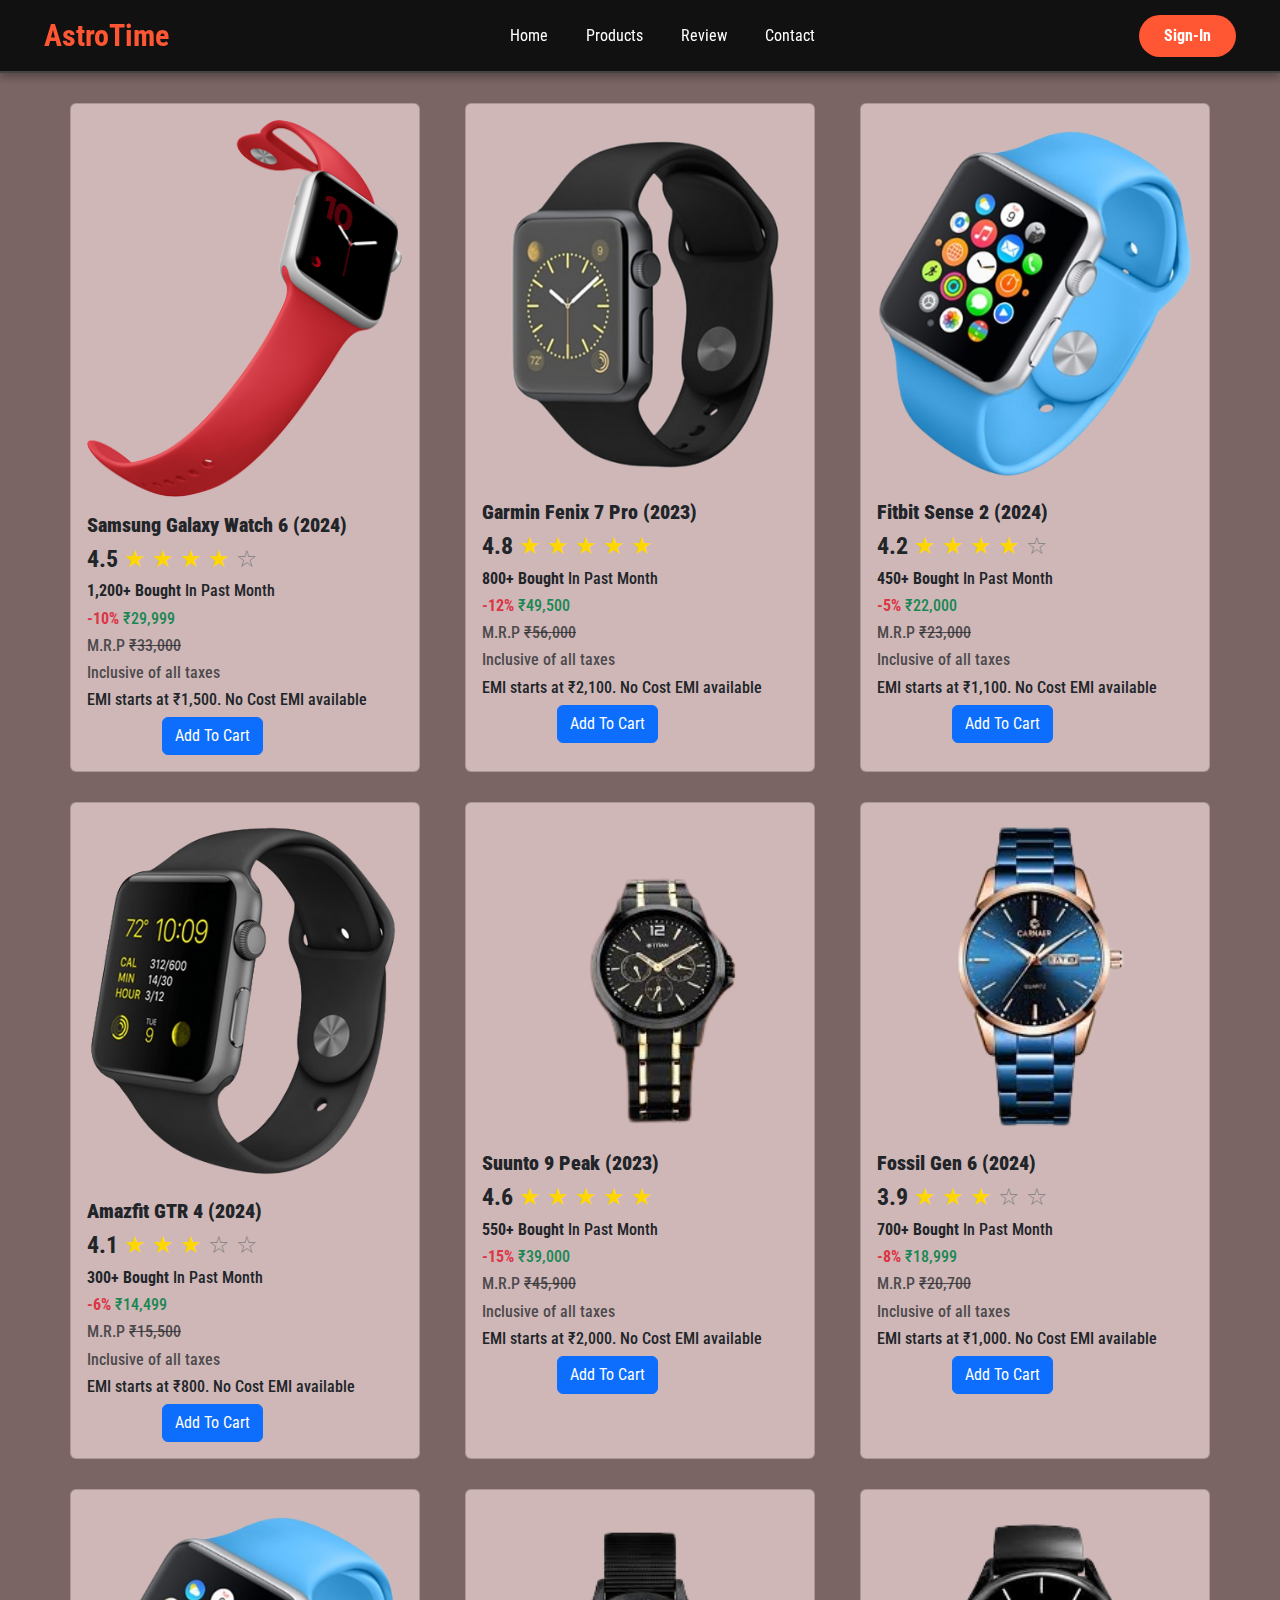
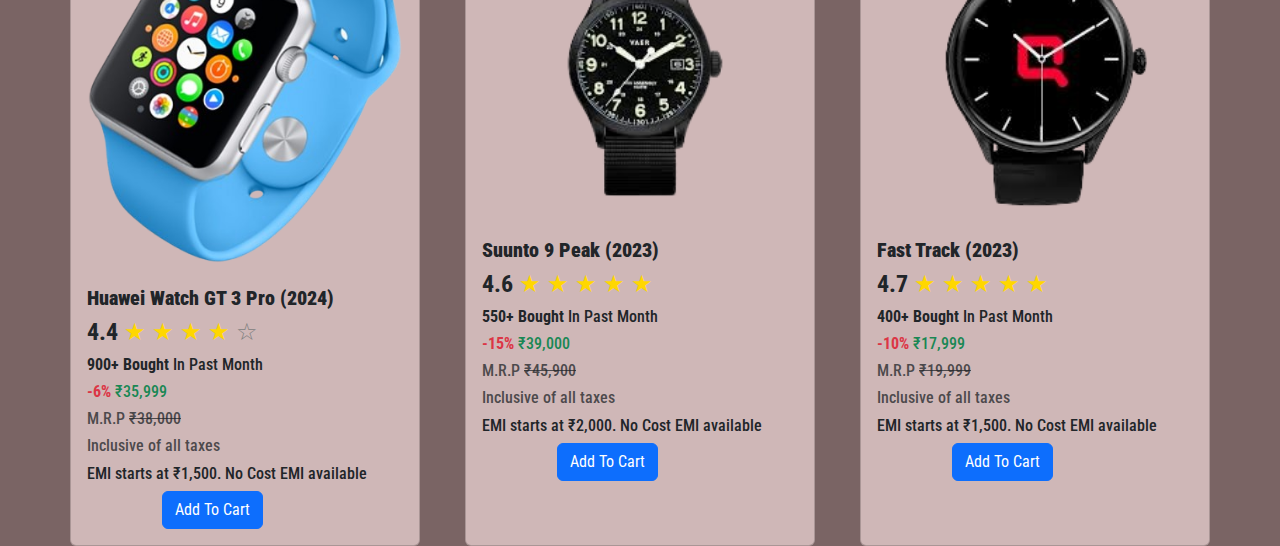
<file: product.html>
<!DOCTYPE html>
<html lang="en">
<head>
    <meta charset="UTF-8">
    <meta name="viewport" content="width=device-width, initial-scale=1.0">
    <title>Product</title>
    <link rel="stylesheet" href="product.css">
    <link href="https://cdn.jsdelivr.net/npm/bootstrap@5.3.3/dist/css/bootstrap.min.css" rel="stylesheet">
</head>
<body>
    <nav class="navbar navbar-expand-lg navbar-light fixed-top" id="nav">
        <div class="container-fluid">
            <a class="navbar-brand text-white active" href="" id="pn">AstroTime</a>
            <button class="navbar-toggler" type="button" data-bs-toggle="collapse" data-bs-target="#navbarNav" aria-controls="navbarNav" aria-expanded="false" aria-label="Toggle navigation">
                <span class="navbar-toggler-icon"></span>
            </button>
            <div class="collapse navbar-collapse" id="navbarNav">
                <ul class="navbar-nav mx-auto">
                    <li class="nav-item">
                        <a class="nav-link text-white active" href="index.html">Home</a>
                    </li>
                    <li class="nav-item">
                        <a class="nav-link text-white active" href="product.html" style="margin-left: 22px;" id="1">Products</a>
                    
                    <li class="nav-item">
                        <a class="nav-link text-white active" href="review.html" style="margin-left: 22px;">Review</a>
                    </li>
                    <li class="nav-item">
                        <a class="nav-link text-white" href="contact.html" style="margin-left: 22px;">Contact</a>
                    </li>
                </li>
                
                </ul>
            </div>
            <button class="btn text-white" id="bmn">Sign-In</button>
        </div>
    </nav>

    
    <div class="d-flex flex-wrap" style="justify-content: space-between; gap: 0px; margin-top: 30px; border-radius: 50px; padding: 0 70px;">
       
        <div class="card" style="width: 350px; background-color: rgb(207, 183, 183);">
            <div class="card-body">
                <img src="showcase-1.png" class="card-img-top">
                <p class="card-text h5 mt-3" style="font-weight: 900;">Samsung Galaxy Watch 6 (2024)</p>
                <p class="h4">
                    <span class="rating">
                        <strong class="rating-number">4.5</strong>
                        <span class="filled">★</span>
                        <span class="filled">★</span>
                        <span class="filled">★</span>
                        <span class="filled">★</span>
                        <span class="empty">☆</span>
                    </span>
                </p>
                <p class="h6"><strong>1,200+ Bought</strong> In Past Month</p>
                <p class="h6 text-success"><strong class="text-danger">-10%</strong> ₹29,999</p>
                <p class="h6 text-muted">M.R.P <strike>₹33,000</strike></p>
                <p class="h6 text-muted">Inclusive of all taxes</p>
                <p class="h6">EMI starts at ₹1,500. No Cost EMI available</p>
                <button type="button" class="btn btn-primary" style="margin-left: 75px;">Add To Cart</button>
            </div>
        </div>
    
        <div class="card" style="width: 350px; background-color: rgb(207, 183, 183);">
            <div class="card-body">
                <img src="p3.png" class="card-img-top">
                <p class="card-text h5 mt-3" style="font-weight: 900;">Garmin Fenix 7 Pro (2023)</p>
                <p class="h4">
                    <span class="rating">
                        <strong class="rating-number">4.8</strong>
                        <span class="filled">★</span>
                        <span class="filled">★</span>
                        <span class="filled">★</span>
                        <span class="filled">★</span>
                        <span class="filled">★</span>
                    </span>
                </p>
                <p class="h6"><strong>800+ Bought</strong> In Past Month</p>
                <p class="h6 text-success"><strong class="text-danger">-12%</strong> ₹49,500</p>
                <p class="h6 text-muted">M.R.P <strike>₹56,000</strike></p>
                <p class="h6 text-muted">Inclusive of all taxes</p>
                <p class="h6">EMI starts at ₹2,100. No Cost EMI available</p>
                <button type="button" class="btn btn-primary" style="margin-left: 75px;">Add To Cart</button>
            </div>
        </div>
    
        <div class="card" style="width: 350px; background-color: rgb(207, 183, 183);">
            <div class="card-body">
                <img src="s2.png" class="card-img-top">
                <p class="card-text h5 mt-3" style="font-weight: 900;">Fitbit Sense 2 (2024)</p>
                <p class="h4">
                    <span class="rating">
                        <strong class="rating-number">4.2</strong>
                        <span class="filled">★</span>
                        <span class="filled">★</span>
                        <span class="filled">★</span>
                        <span class="filled">★</span>
                        <span class="empty">☆</span>
                    </span>
                </p>
                <p class="h6"><strong>450+ Bought</strong> In Past Month</p>
                <p class="h6 text-success"><strong class="text-danger">-5%</strong> ₹22,000</p>
                <p class="h6 text-muted">M.R.P <strike>₹23,000</strike></p>
                <p class="h6 text-muted">Inclusive of all taxes</p>
                <p class="h6">EMI starts at ₹1,100. No Cost EMI available</p>
                <button type="button" class="btn btn-primary" style="margin-left: 75px;">Add To Cart</button>
            </div>
        </div>
    </div>
    
    <div class="d-flex flex-wrap" style="justify-content: space-between; gap: 0px; margin-top: 30px; border-radius: 50px; padding: 0 70px;">
   
        <div class="card" style="width: 350px; background-color: rgb(207, 183, 183);">
            <div class="card-body">
                <img src="o1.png" class="card-img-top">
                <p class="card-text h5 mt-3" style="font-weight: 900;">Amazfit GTR 4 (2024)</p>
                <p class="h4">
                    <span class="rating">
                        <strong class="rating-number">4.1</strong>
                        <span class="filled">★</span>
                        <span class="filled">★</span>
                        <span class="filled">★</span>
                        <span class="empty">☆</span>
                        <span class="empty">☆</span>
                    </span>
                </p>
                <p class="h6"><strong>300+ Bought</strong> In Past Month</p>
                <p class="h6 text-success"><strong class="text-danger">-6%</strong> ₹14,499</p>
                <p class="h6 text-muted">M.R.P <strike>₹15,500</strike></p>
                <p class="h6 text-muted">Inclusive of all taxes</p>
                <p class="h6">EMI starts at ₹800. No Cost EMI available</p>
                <button type="button" class="btn btn-primary" style="margin-left: 75px;">Add To Cart</button>
            </div>
        </div>
    
        <div class="card" style="width: 350px; background-color: rgb(207, 183, 183);">
            <div class="card-body">
                <img src="m3.png" class="card-img-top">
                <p class="card-text h5 mt-3" style="font-weight: 900;">Suunto 9 Peak (2023)</p>
                <p class="h4">
                    <span class="rating">
                        <strong class="rating-number">4.6</strong>
                        <span class="filled">★</span>
                        <span class="filled">★</span>
                        <span class="filled">★</span>
                        <span class="filled">★</span>
                        <span class="filled">★</span>
                    </span>
                </p>
                <p class="h6"><strong>550+ Bought</strong> In Past Month</p>
                <p class="h6 text-success"><strong class="text-danger">-15%</strong> ₹39,000</p>
                <p class="h6 text-muted">M.R.P <strike>₹45,900</strike></p>
                <p class="h6 text-muted">Inclusive of all taxes</p>
                <p class="h6">EMI starts at ₹2,000. No Cost EMI available</p>
                <button type="button" class="btn btn-primary" style="margin-left: 75px;">Add To Cart</button>
            </div>
        </div>
    
        <div class="card" style="width: 350px; background-color: rgb(207, 183, 183);">
            <div class="card-body">
                <img src="j3.png" class="card-img-top">
                <p class="card-text h5 mt-3" style="font-weight: 900;">Fossil Gen 6 (2024)</p>
                <p class="h4">
                    <span class="rating">
                        <strong class="rating-number">3.9</strong>
                        <span class="filled">★</span>
                        <span class="filled">★</span>
                        <span class="filled">★</span>
                        <span class="empty">☆</span>
                        <span class="empty">☆</span>
                    </span>
                </p>
                <p class="h6"><strong>700+ Bought</strong> In Past Month</p>
                <p class="h6 text-success"><strong class="text-danger">-8%</strong> ₹18,999</p>
                <p class="h6 text-muted">M.R.P <strike>₹20,700</strike></p>
                <p class="h6 text-muted">Inclusive of all taxes</p>
                <p class="h6">EMI starts at ₹1,000. No Cost EMI available</p>
                <button type="button" class="btn btn-primary" style="margin-left: 75px;">Add To Cart</button>
            </div>
        </div>
    </div>
    
    <div class="d-flex flex-wrap" style="justify-content: space-between; gap: 0px; margin-top: 30px; border-radius: 50px; padding: 0 70px;">
        
        <div class="card" style="width: 350px; background-color: rgb(207, 183, 183);">
            <div class="card-body">
                <img src="s2.png" class="card-img-top">
                <p class="card-text h5 mt-3" style="font-weight: 900;">Huawei Watch GT 3 Pro (2024)</p>
                <p class="h4">
                    <span class="rating">
                        <strong class="rating-number">4.4</strong>
                        <span class="filled">★</span>
                        <span class="filled">★</span>
                        <span class="filled">★</span>
                        <span class="filled">★</span>
                        <span class="empty">☆</span>
                    </span>
                </p>
                <p class="h6"><strong>900+ Bought</strong> In Past Month</p>
                <p class="h6 text-success"><strong class="text-danger">-6%</strong> ₹35,999</p>
                <p class="h6 text-muted">M.R.P <strike>₹38,000</strike></p>
                <p class="h6 text-muted">Inclusive of all taxes</p>
                <p class="h6">EMI starts at ₹1,500. No Cost EMI available</p>
                <button type="button" class="btn btn-primary" style="margin-left: 75px;">Add To Cart</button>
            </div>
        </div>

        <div class="card" style="width: 350px; background-color: rgb(207, 183, 183);">
            <div class="card-body">
                <img src="mnp2.png" class="card-img-top">
                <p class="card-text h5 mt-3" style="font-weight: 900;">Suunto 9 Peak (2023)</p>
                <p class="h4">
                    <span class="rating">
                        <strong class="rating-number">4.6</strong>
                        <span class="filled">★</span>
                        <span class="filled">★</span>
                        <span class="filled">★</span>
                        <span class="filled">★</span>
                        <span class="filled">★</span>
                    </span>
                </p>
                <p class="h6"><strong>550+ Bought</strong> In Past Month</p>
                <p class="h6 text-success"><strong class="text-danger">-15%</strong> ₹39,000</p>
                <p class="h6 text-muted">M.R.P <strike>₹45,900</strike></p>
                <p class="h6 text-muted">Inclusive of all taxes</p>
                <p class="h6">EMI starts at ₹2,000. No Cost EMI available</p>
                <button type="button" class="btn btn-primary" style="margin-left: 75px;">Add To Cart</button>
            </div>
        </div>

        <div class="card" style="width: 350px; background-color: rgb(207, 183, 183);">
            <div class="card-body">
                <img src="mnp3.png" class="card-img-top">
                <p class="card-text h5 mt-3" style="font-weight: 900;">Fast Track  (2023)</p>
                <p class="h4">
                    <span class="rating">
                        <strong class="rating-number">4.7</strong>
                        <span class="filled">★</span>
                        <span class="filled">★</span>
                        <span class="filled">★</span>
                        <span class="filled">★</span>
                        <span class="filled">★</span>
                    </span>
                </p>
                <p class="h6"><strong>400+ Bought</strong> In Past Month</p>
                <p class="h6 text-success"><strong class="text-danger">-10%</strong> ₹17,999</p>
                <p class="h6 text-muted">M.R.P <strike>₹19,999</strike></p>
                <p class="h6 text-muted">Inclusive of all taxes</p>
                <p class="h6">EMI starts at ₹1,500. No Cost EMI available</p>
                <button type="button" class="btn btn-primary" style="margin-left: 75px;">Add To Cart</button>
            </div>
        </div>
    
    
               
    <script src="https://cdn.jsdelivr.net/npm/bootstrap@5.3.3/dist/js/bootstrap.bundle.min.js"></script>
</body>
</html>
</file>
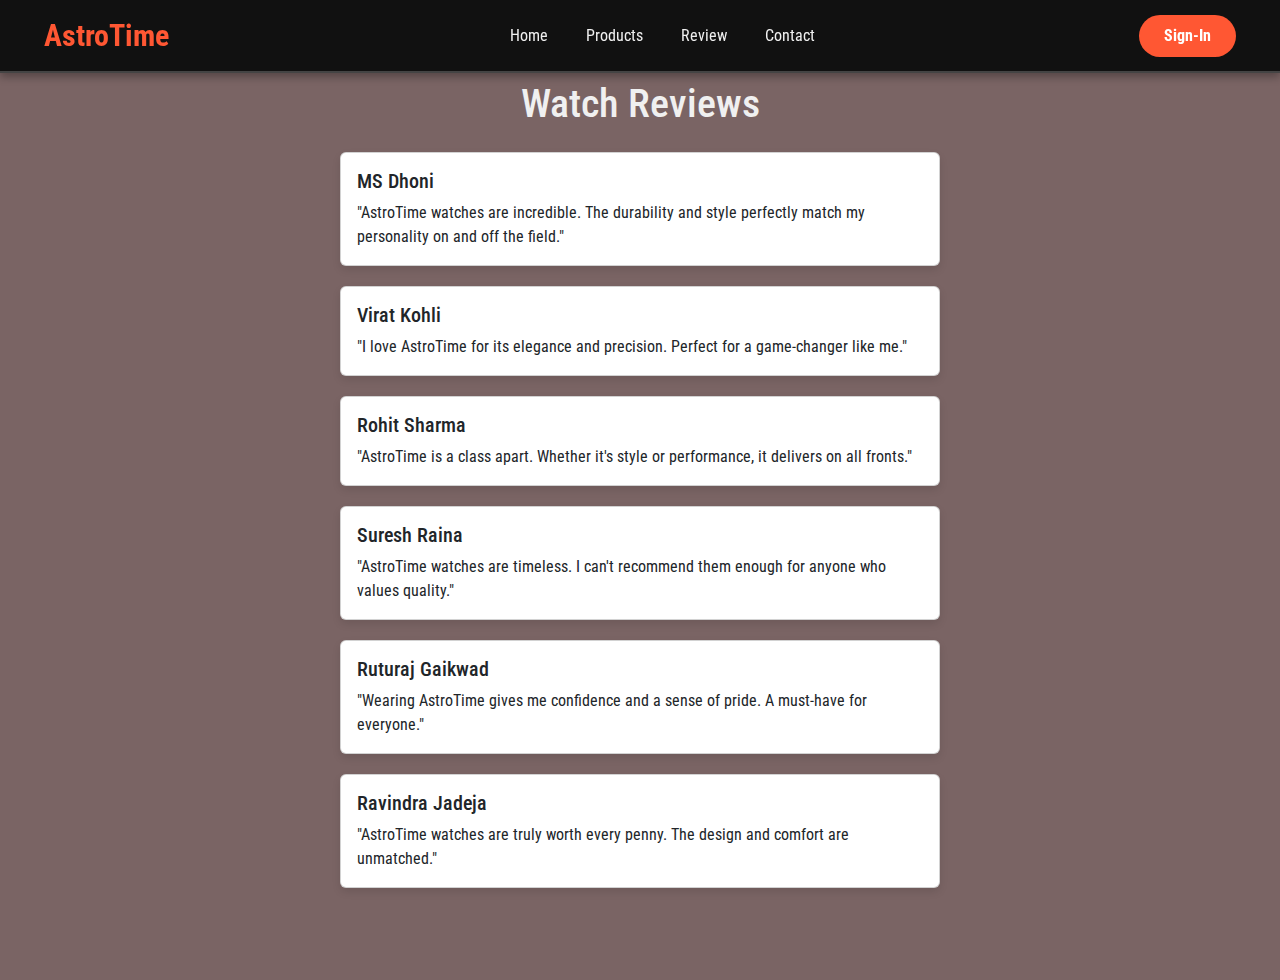
<file: review.html>
<!DOCTYPE html>
<html lang="en">
<head>
    <meta charset="UTF-8">
    <meta name="viewport" content="width=device-width, initial-scale=1.0">
    <title>Review</title>
    <link href="https://cdn.jsdelivr.net/npm/bootstrap@5.3.3/dist/css/bootstrap.min.css" rel="stylesheet">
    <link rel="stylesheet" href="review.css">
</head>
<body>
    <nav class="navbar navbar-expand-lg navbar-light fixed-top" id="nav">
        <div class="container-fluid">
            <a class="navbar-brand text-white active" href="" id="pn">AstroTime</a>
            <button class="navbar-toggler" type="button" data-bs-toggle="collapse" data-bs-target="#navbarNav" aria-controls="navbarNav" aria-expanded="false" aria-label="Toggle navigation">
                <span class="navbar-toggler-icon"></span>
            </button>
            <div class="collapse navbar-collapse" id="navbarNav">
                <ul class="navbar-nav mx-auto">
                    <li class="nav-item">
                        <a class="nav-link text-white active" href="index.html">Home</a>
                    </li>
                    <li class="nav-item">
                        <a class="nav-link text-white active" href="product.html" style="margin-left: 22px;" id="1">Products</a>
                    
                    <li class="nav-item">
                        <a class="nav-link text-white active" href="review.html" style="margin-left: 22px;">Review</a>
                    </li>
                    <li class="nav-item">
                        <a class="nav-link text-white" href="contact.html" style="margin-left: 22px;">Contact</a>
                    </li>
                </li>
                
                </ul>
            </div>
            <button class="btn text-white" id="bmn">Sign-In</button>
        </div>
    </nav>
    

    <div class="container">
        <h1 class="text-center my-4">Watch Reviews</h1>

        <div class="card">
            <div class="card-body">
                <h5 class="card-title">MS Dhoni</h5>
                <p class="card-text">"AstroTime watches are incredible. The durability and style perfectly match my personality on and off the field."</p>
            </div>
        </div>

        <div class="card">
            <div class="card-body">
                <h5 class="card-title">Virat Kohli</h5>
                <p class="card-text">"I love AstroTime for its elegance and precision. Perfect for a game-changer like me."</p>
            </div>
        </div>

       
        <div class="card">
            <div class="card-body">
                <h5 class="card-title">Rohit Sharma</h5>
                <p class="card-text">"AstroTime is a class apart. Whether it's style or performance, it delivers on all fronts."</p>
            </div>
        </div>

       
        <div class="card">
            <div class="card-body">
                <h5 class="card-title">Suresh Raina</h5>
                <p class="card-text">"AstroTime watches are timeless. I can't recommend them enough for anyone who values quality."</p>
            </div>
        </div>

        <div class="card">
            <div class="card-body">
                <h5 class="card-title">Ruturaj Gaikwad</h5>
                <p class="card-text">"Wearing AstroTime gives me confidence and a sense of pride. A must-have for everyone."</p>
            </div>
        </div>


        <div class="card">
            <div class="card-body">
                <h5 class="card-title">Ravindra Jadeja</h5>
                <p class="card-text">"AstroTime watches are truly worth every penny. The design and comfort are unmatched."</p>
            </div>
        </div>
    </div>

    <script src="https://cdn.jsdelivr.net/npm/bootstrap@5.3.3/dist/js/bootstrap.bundle.min.js"></script>
</body>
</html>
</file>
<file: product.css>
@import url('https://fonts.googleapis.com/css2?family=Roboto+Condensed:wght@100;400;700&display=swap');

* {
    margin: 0;
    padding: 0;
    box-sizing: border-box;
    font-family: "Roboto Condensed", serif;
}

html, body {
    height: 100%;
    width: 100%;

}

body {
    background-color: #7a6464 !important;
    color: #F0F0F0;
    min-height: 100vh; 
}

#nav {
    position: sticky;
    top: 0;
    left: 0;
    box-shadow: 0 4px 8px rgba(0, 0, 0, 0.3);
    padding: 0.5rem 2rem;
    z-index: 1000;
    background-color: #111 !important;
    border-bottom: 2px solid #444;
}

#pn {
    color: #FF5733 !important;
    font-size: 30px;
    font-weight: bold;
    transition: color 0.3s ease-in-out;
}

.nav-link {
    color: #F0F0F0 !important;
    border-bottom: 2px transparent;
    transition: border-color 0.3s ease-in-out;
}

.nav-link:hover {
    border-bottom: 2px solid #FF5733;
}

#bmn {
    background-color: #FF5733;
    border-radius: 25px;
    color: white;
    font-weight: bold;
    padding: 0.5rem 1.5rem;
    transition: background-color 0.3s ease;
}

#bmn:hover {
    background-color: #e84e2b;
}
.filled {
    color: gold;
}

.empty {
    color: grey;
}

.card {
    transition: transform 0.3s ease, box-shadow 0.3s ease; 
}

.card:hover {
    transform: scale(1.05);
    
}
</file>
<file: review.css>
@import url('https://fonts.googleapis.com/css2?family=Roboto+Condensed:wght@100;400;700&display=swap');

* {
    margin: 0;
    padding: 0;
    box-sizing: border-box;
    font-family: "Roboto Condensed", serif;
}

html, body {
    height: 100%;
    width: 100%;
}

body {
    background-color: #7a6464 !important;
    color: #F0F0F0;
    min-height: 100vh; 
    margin-top: 80px;
}

#nav {
    position: fixed;
    top: 0;
    left: 0;
    width: 100%;
    box-shadow: 0 4px 8px rgba(0, 0, 0, 0.3);
    padding: 0.5rem 2rem;
    z-index: 1000;
    background-color: #111 !important;
    border-bottom: 2px solid #444;
}

#pn {
    color: #FF5733 !important;
    font-size: 30px;
    font-weight: bold;
    transition: color 0.3s ease-in-out;
}

.nav-link {
    color: #F0F0F0 !important;
    border-bottom: 2px transparent;
    transition: border-color 0.3s ease-in-out;
}

.nav-link:hover {
    border-bottom: 2px solid #FF5733;
}

#bmn {
    background-color: #FF5733;
    border-radius: 25px;
    color: white;
    font-weight: bold;
    padding: 0.5rem 1.5rem;
    transition: background-color 0.3s ease;
}

#bmn:hover {
    background-color: #e74c3c;
}

.card {
    margin: 20px auto;
    max-width: 600px;
    box-shadow: 0 4px 8px rgba(0, 0, 0, 0.1);
}

.card {
    transition: transform 0.3s ease, box-shadow 0.3s ease; 
}

.card:hover {
    transform: scale(1.05);
    
}
</file>
